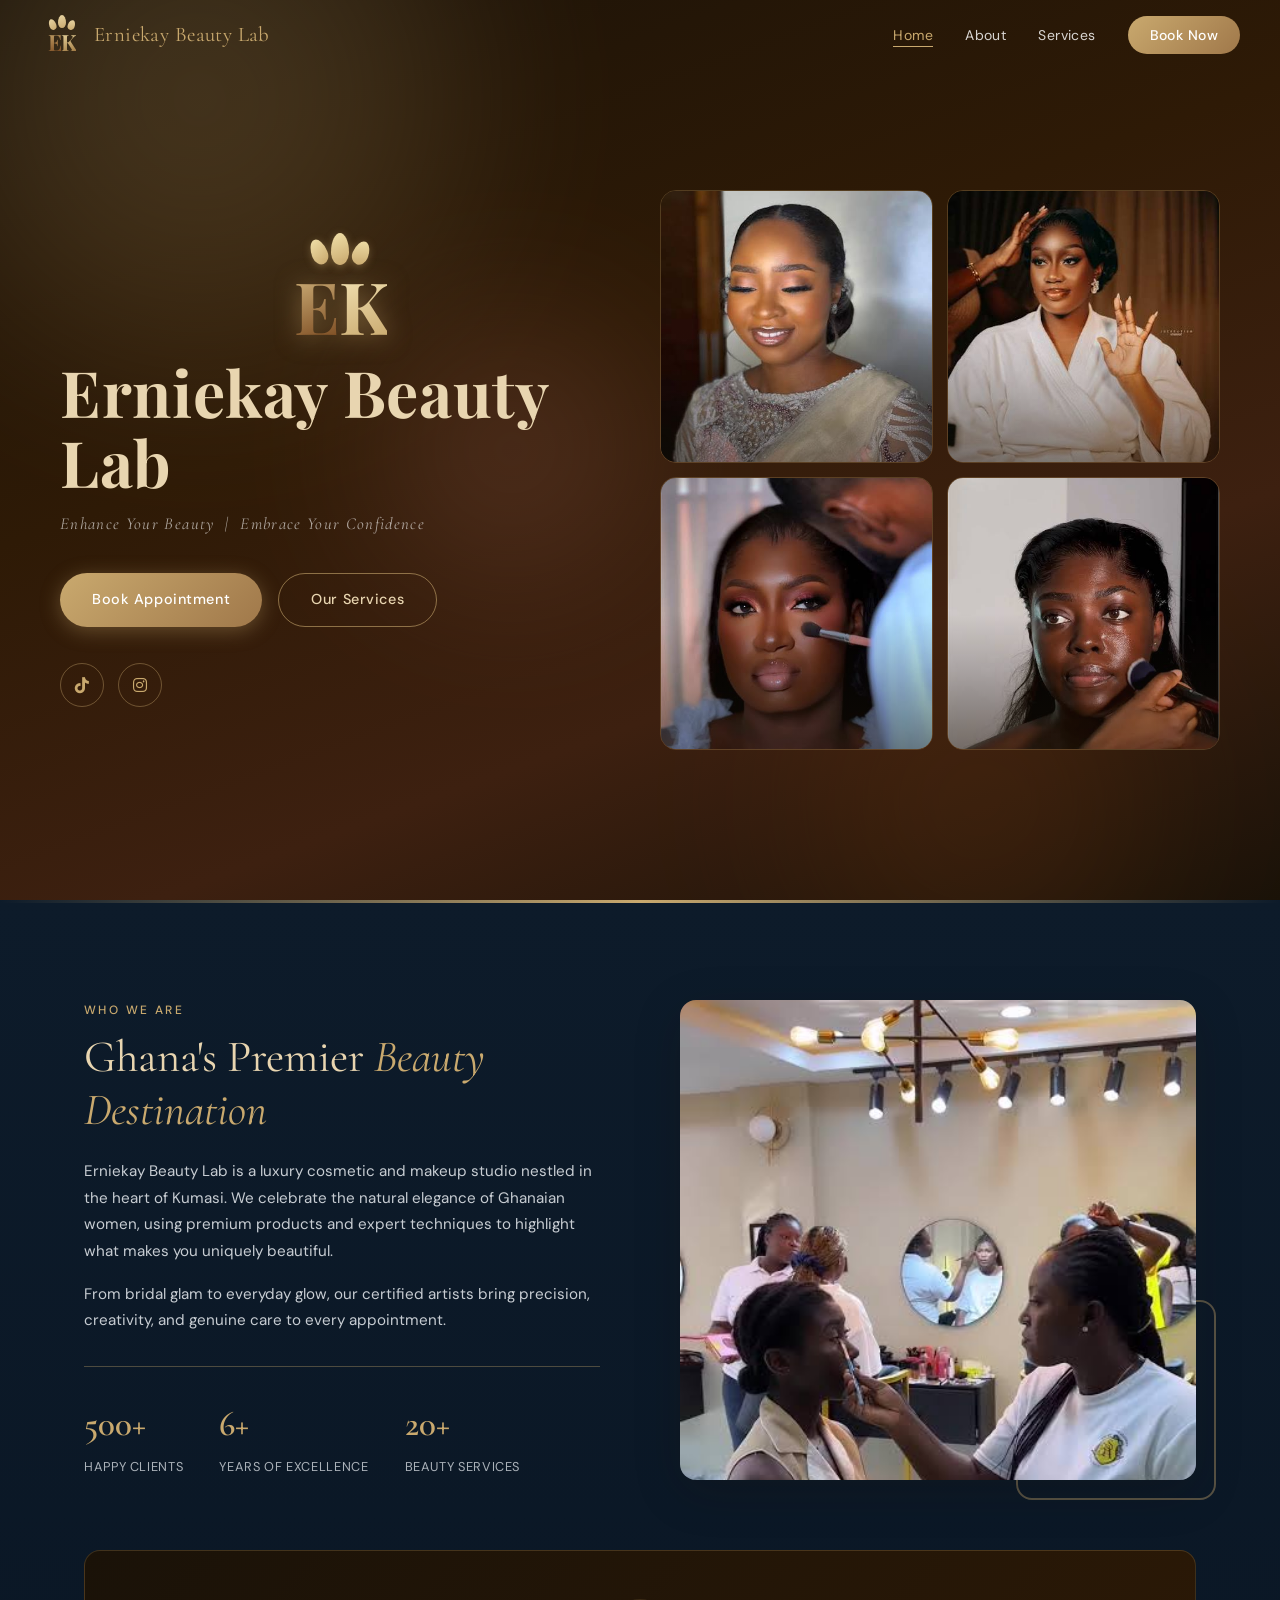
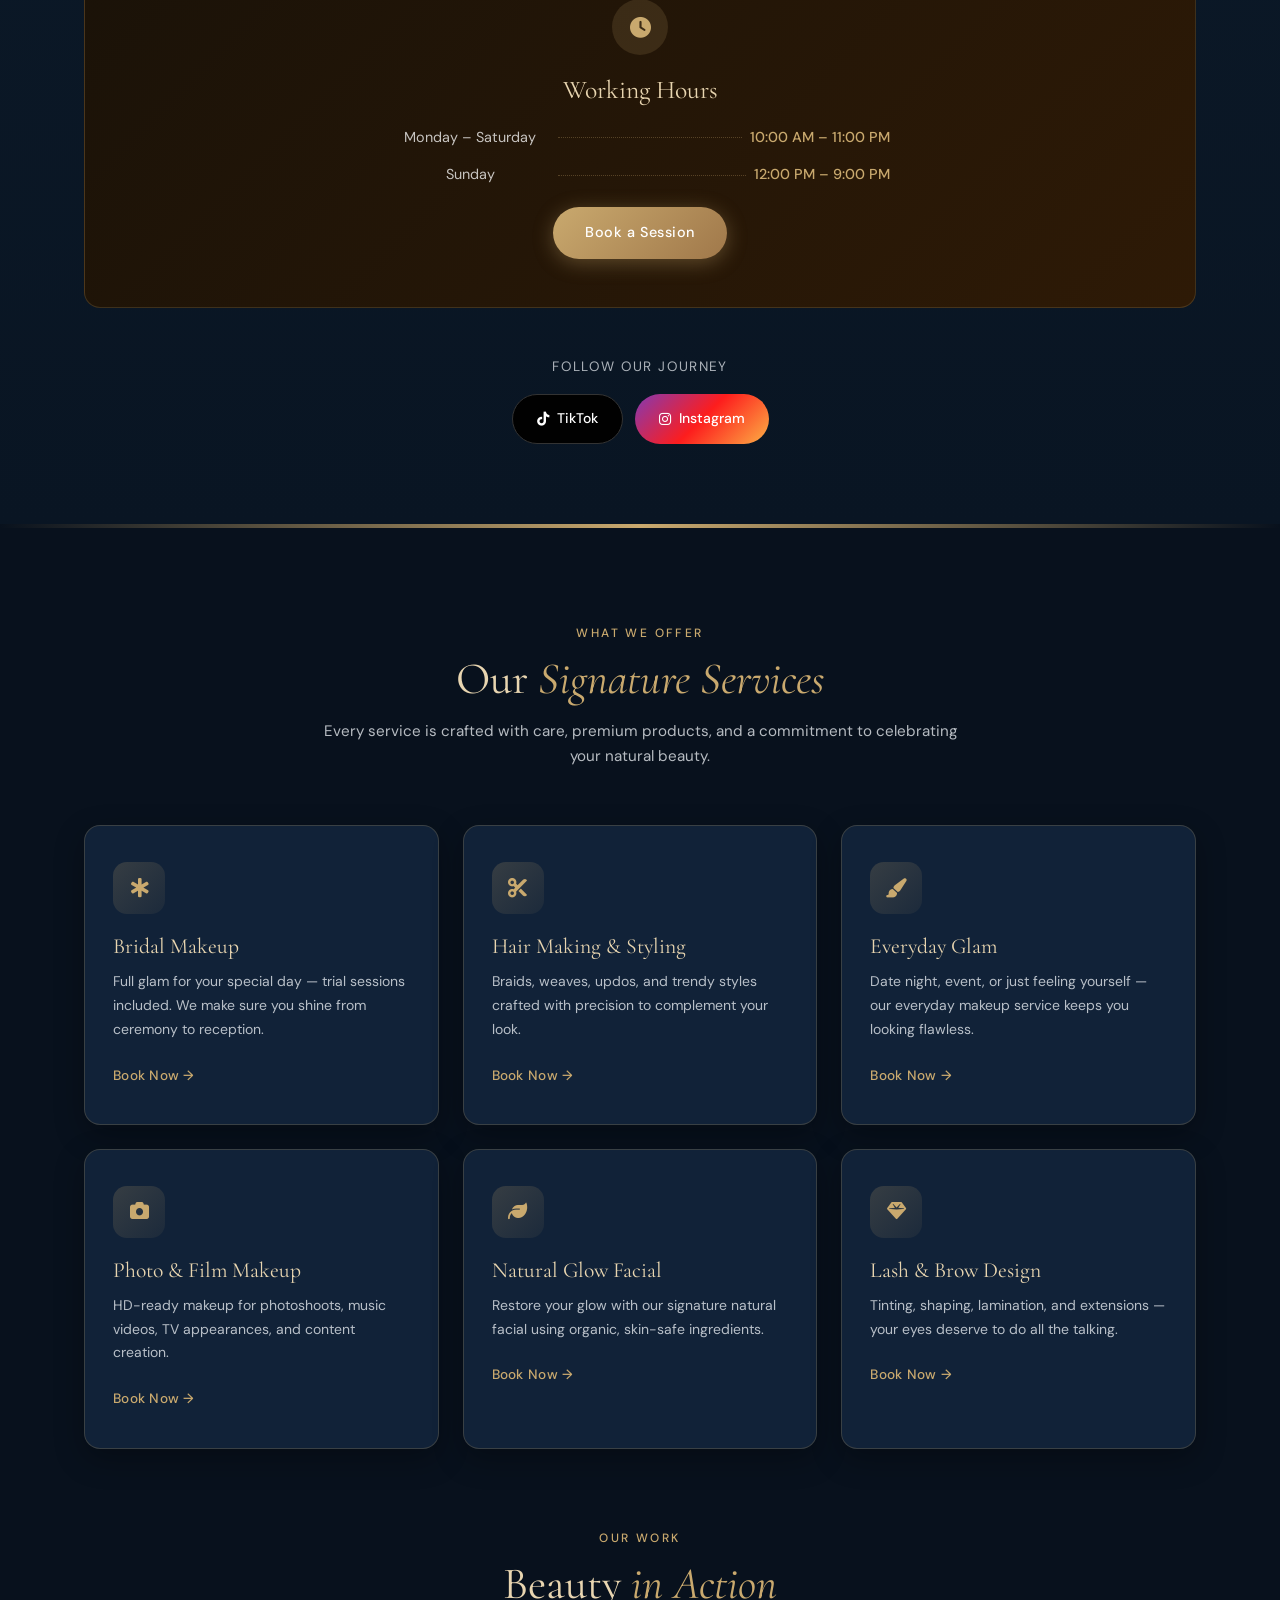
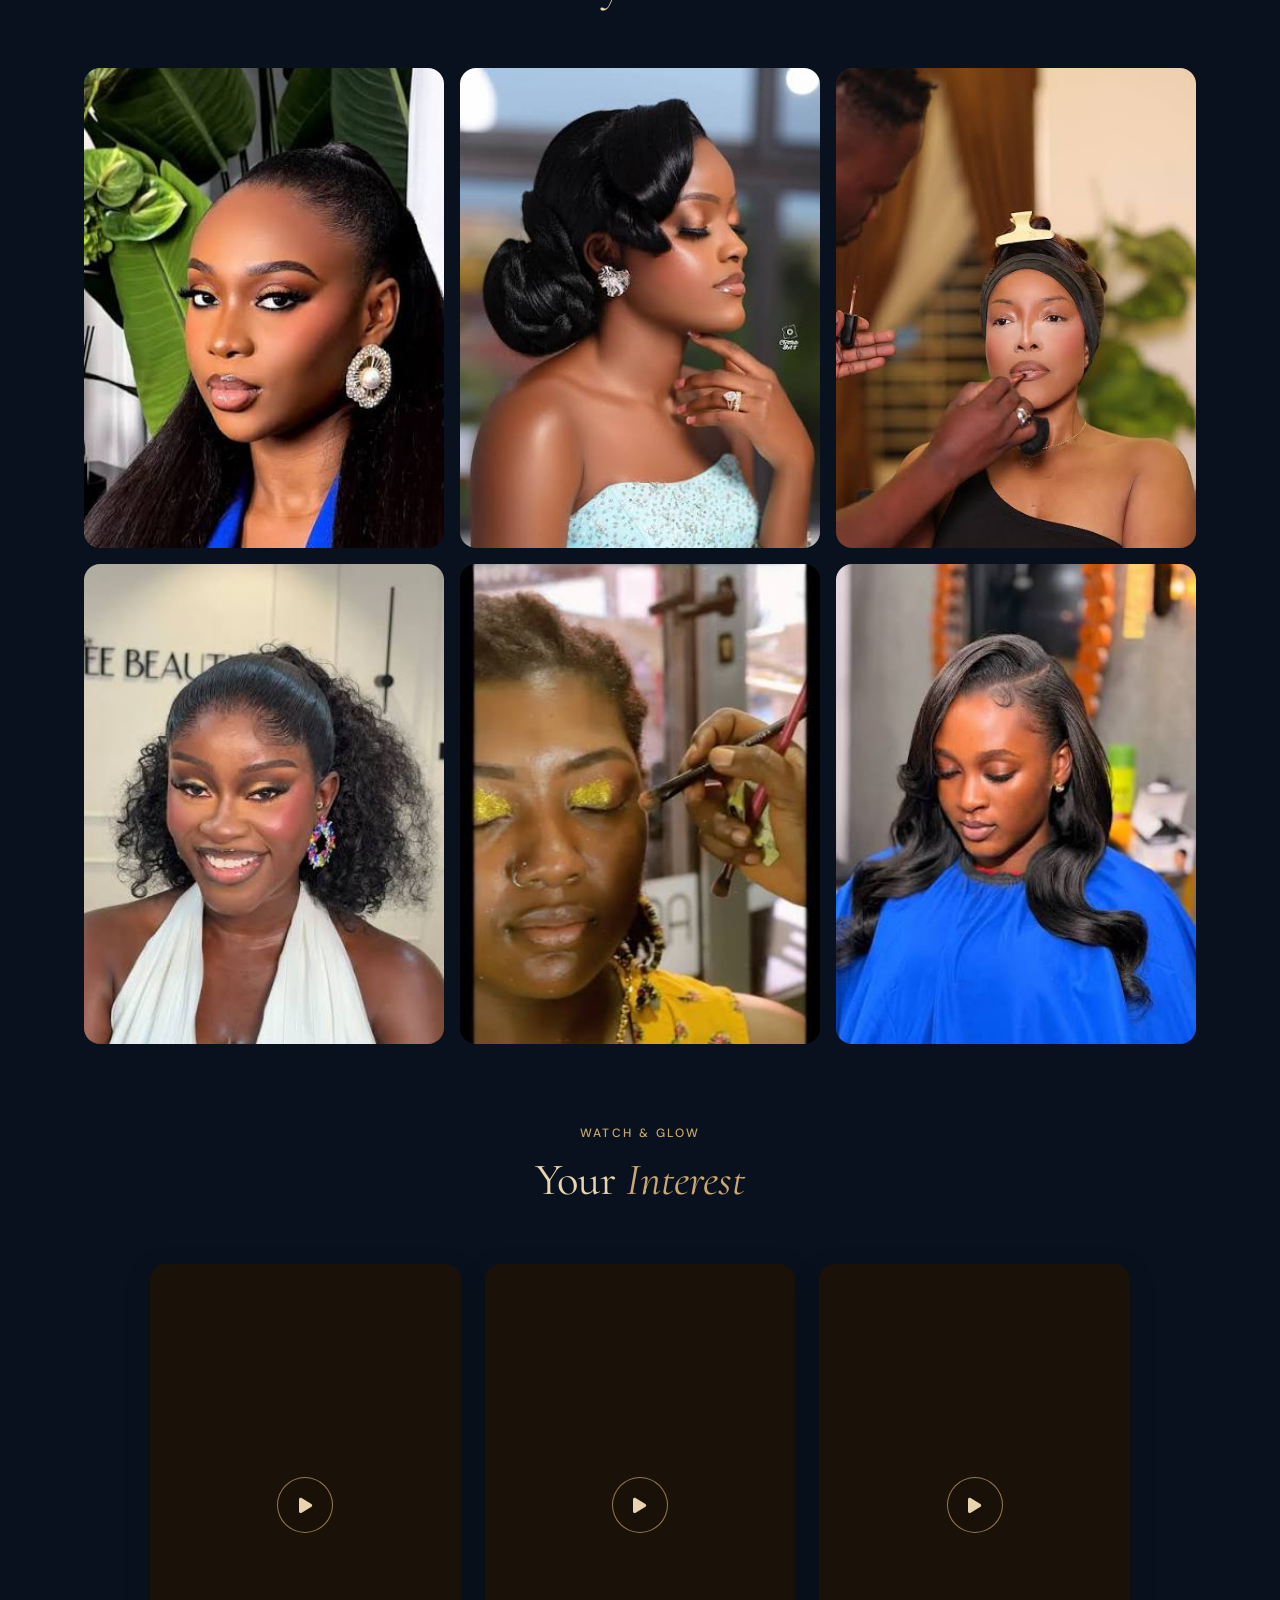
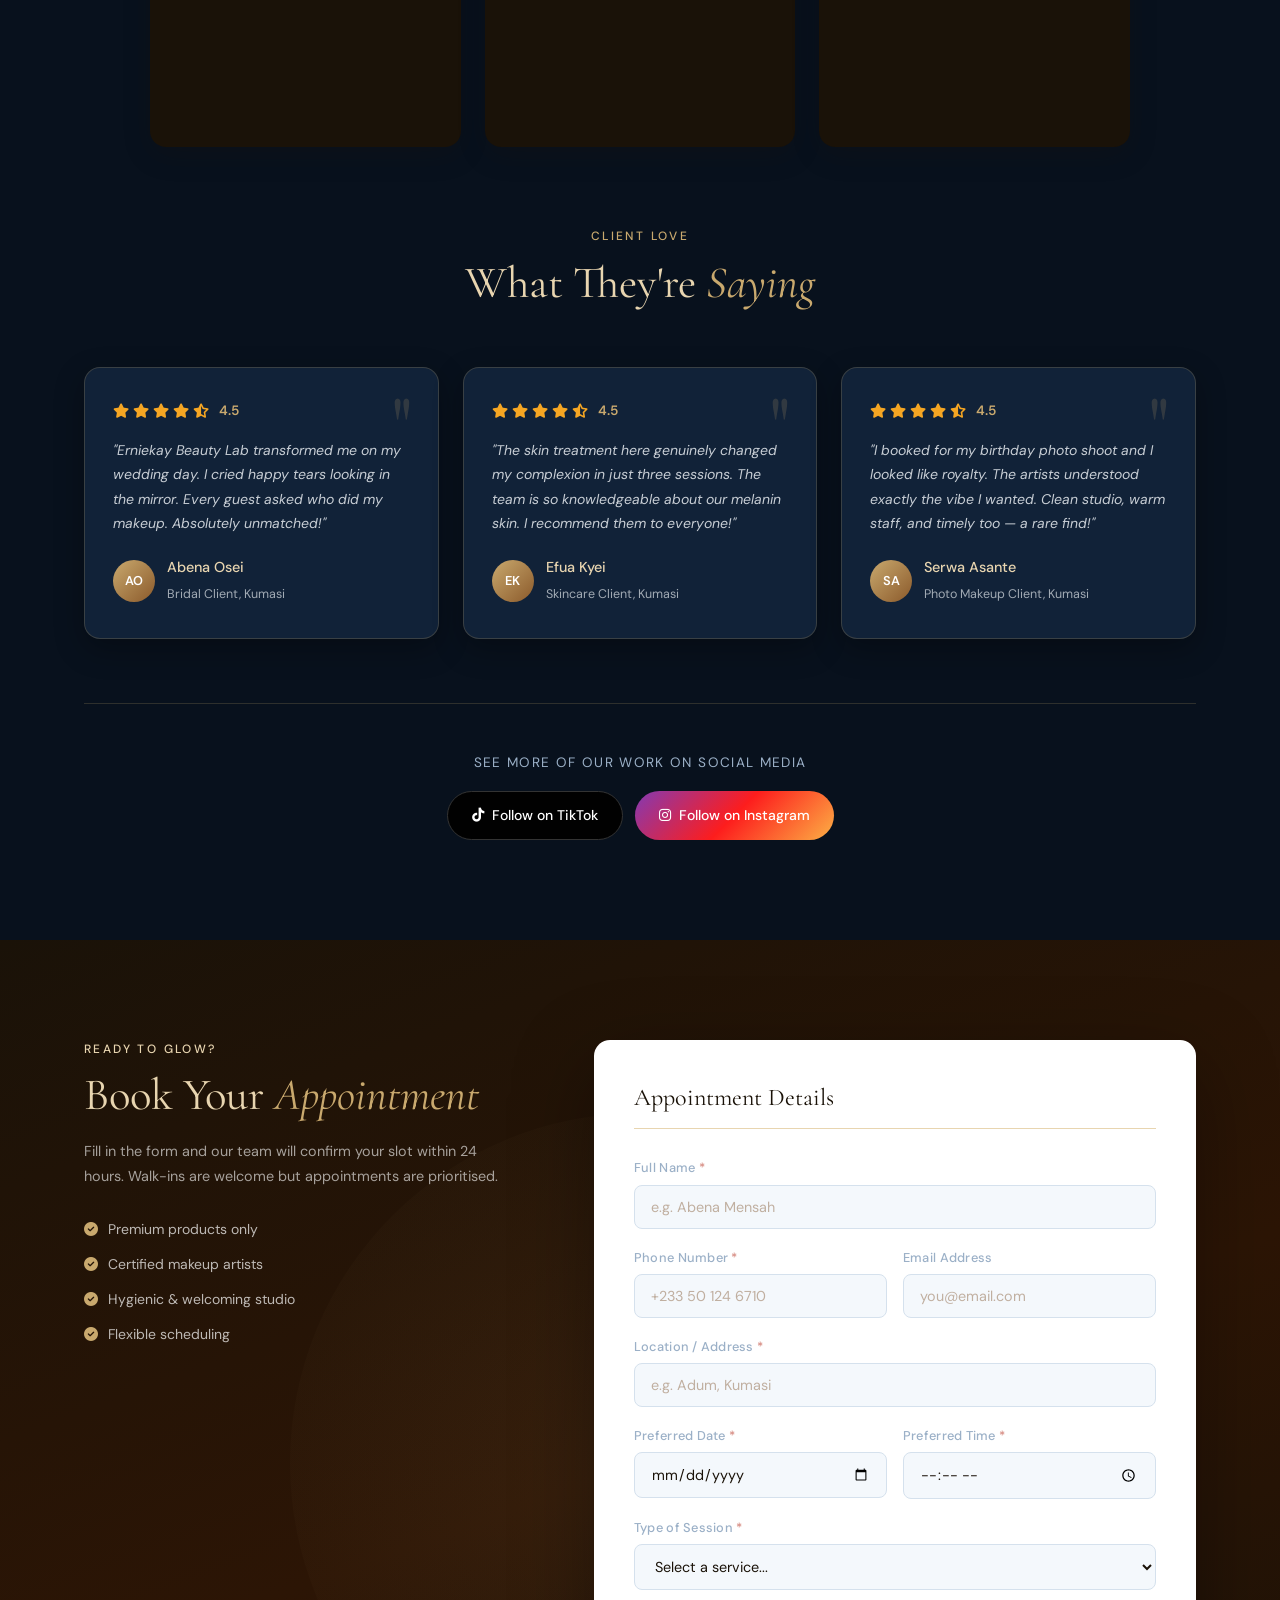
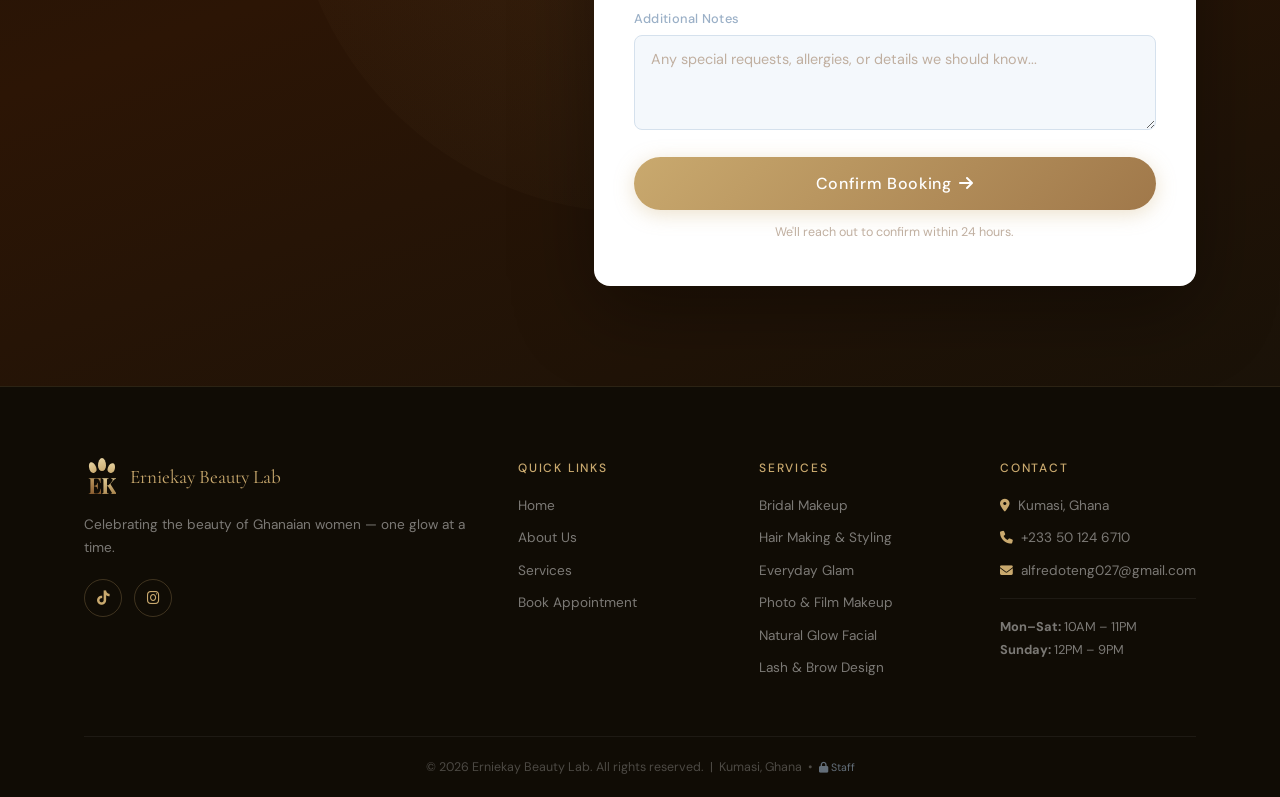
<file: index.html>
<!DOCTYPE html>
<html lang="en">
<head>
  <meta charset="UTF-8" />
  <meta name="viewport" content="width=device-width, initial-scale=1.0"/>
  <title>Erniekay Beauty Lab – Kumasi, Ghana</title>
  <link rel="stylesheet" href="style.css?v=2.0"/>
  <link href="https://fonts.googleapis.com/css2?family=Cormorant+Garamond:ital,wght@0,300;0,400;0,600;1,300;1,400&family=DM+Sans:wght@300;400;500&family=Playfair+Display:ital,wght@0,700;1,600&display=swap" rel="stylesheet"/>
  <link rel="stylesheet" href="https://cdnjs.cloudflare.com/ajax/libs/font-awesome/6.5.0/css/all.min.css"/>
</head>
<body>

<!-- ===== NAV ===== -->
<nav class="navbar" id="navbar">
  <div class="nav-logo">
    <div class="logo-mark">
      <div class="pb-logo-sm">
        <div class="pb-leaves-sm">
          <span class="leaf-sm l1"></span>
          <span class="leaf-sm l2"></span>
          <span class="leaf-sm l3"></span>
        </div>
        <div class="pb-letters-sm">
          <span class="pb-p">E</span><span class="pb-b">K</span>
        </div>
      </div>
    </div>
    <span>Erniekay Beauty Lab</span>
  </div>
  <ul class="nav-links">
    <li><a href="#home" class="nav-link active">Home</a></li>
    <li><a href="#about" class="nav-link">About</a></li>
    <li><a href="#services" class="nav-link">Services</a></li>
    <li><a href="#booking" class="nav-link nav-cta">Book Now</a></li>
  </ul>
  <button class="hamburger" id="hamburger" aria-label="Menu">
    <span></span><span></span><span></span>
  </button>
</nav>

<!-- ===== HOME ===== -->
<section class="hero" id="home">
  <div class="hero-bg-shapes">
    <div class="shape shape1"></div>
    <div class="shape shape2"></div>
    <div class="shape shape3"></div>
  </div>
  <div class="hero-content">
    <div class="hero-logo-block">
      <div class="hero-logo-mark">
        <div class="pb-logo-lg">
          <div class="pb-leaves-lg">
            <span class="leaf-lg l1"></span>
            <span class="leaf-lg l2"></span>
            <span class="leaf-lg l3"></span>
          </div>
          <div class="pb-letters-lg">
            <span class="pb-p-lg">E</span><span class="pb-b-lg">K</span>
          </div>
        </div>
      </div>
      <h1 class="hero-title">Erniekay Beauty Lab</h1>
      <p class="hero-tagline">Enhance Your Beauty &nbsp;|&nbsp; Embrace Your Confidence</p>
    </div>
    <div class="hero-actions">
      <a href="#booking" class="btn-primary">Book Appointment</a>
      <a href="#services" class="btn-outline">Our Services</a>
    </div>
    <div class="hero-social">
      <a href="https://www.tiktok.com/@erniekay_splendor" target="_blank" class="social-icon" aria-label="TikTok"><i class="fab fa-tiktok"></i></a>
      <a href="https://www.instagram.com/erniekay_splendor/" target="_blank" class="social-icon" aria-label="Instagram"><i class="fab fa-instagram"></i></a>
    </div>
  </div>

  <!-- Women Gallery Strip -->
  <div class="hero-gallery">
    <div class="gallery-item g1">
      <img src="images/hero1.jpg" alt="Erniekay Beauty Lab bridal client"/>
      <div class="gallery-glow"></div>
    </div>
    <div class="gallery-item g2">
      <img src="images/hero4.jpg" alt="Erniekay Beauty Lab glam client"/>
      <div class="gallery-glow"></div>
    </div>
    <div class="gallery-item g3">
      <img src="images/hero2.jpg" alt="Erniekay Beauty Lab makeup application"/>
      <div class="gallery-glow"></div>
    </div>
    <div class="gallery-item g4">
      <img src="images/hero3.jpg" alt="Erniekay Beauty Lab client glow"/>
      <div class="gallery-glow"></div>
    </div>
  </div>
</section>

<!-- ===== ABOUT INTRO STRIP ===== -->
<section class="about-strip" id="about">
  <div class="container">
    <div class="about-grid">
      <div class="about-text">
        <span class="eyebrow">Who We Are</span>
        <h2>Ghana's Premier <em>Beauty Destination</em></h2>
        <p>Erniekay Beauty Lab is a luxury cosmetic and makeup studio nestled in the heart of Kumasi. We celebrate the natural elegance of Ghanaian women, using premium products and expert techniques to highlight what makes you uniquely beautiful.</p>
        <p>From bridal glam to everyday glow, our certified artists bring precision, creativity, and genuine care to every appointment.</p>
        <div class="about-stats">
          <div class="stat"><span class="stat-num">500+</span><span class="stat-label">Happy Clients</span></div>
          <div class="stat"><span class="stat-num">6+</span><span class="stat-label">Years of Excellence</span></div>
          <div class="stat"><span class="stat-num">20+</span><span class="stat-label">Beauty Services</span></div>
        </div>
      </div>
      <div class="about-image-col">
        <div class="about-img-wrap">
          <img src="images/about-studio.jpg" alt="Erniekay Beauty Lab Studio"/>
          <div class="about-img-accent"></div>
        </div>
      </div>
    </div>

    <!-- Working Hours -->
    <div class="hours-card">
      <div class="hours-icon"><i class="fas fa-clock"></i></div>
      <h3>Working Hours</h3>
      <div class="hours-grid">
        <div class="hours-row">
          <span class="day">Monday – Saturday</span>
          <span class="dots"></span>
          <span class="time">10:00 AM – 11:00 PM</span>
        </div>
        <div class="hours-row">
          <span class="day">Sunday</span>
          <span class="dots"></span>
          <span class="time">12:00 PM – 9:00 PM</span>
        </div>
      </div>
      <a href="#booking" class="btn-primary">Book a Session</a>
    </div>

    <!-- Social Media About -->
    <div class="social-about">
      <p>Follow our journey</p>
      <div class="social-links-about">
        <a href="https://www.tiktok.com/@erniekay_splendor" target="_blank" class="social-pill tiktok">
          <i class="fab fa-tiktok"></i> TikTok
        </a>
        <a href="https://www.instagram.com/erniekay_splendor/" target="_blank" class="social-pill instagram">
          <i class="fab fa-instagram"></i> Instagram
        </a>
      </div>
    </div>
  </div>
</section>

<!-- ===== SERVICES ===== -->
<section class="services-section" id="services">
  <div class="container">
    <div class="section-header">
      <span class="eyebrow">What We Offer</span>
      <h2>Our <em>Signature Services</em></h2>
      <p>Every service is crafted with care, premium products, and a commitment to celebrating your natural beauty.</p>
    </div>

    <div class="services-grid">
      <div class="service-card">
        <div class="service-icon"><i class="fas fa-star-of-life"></i></div>
        <h3>Bridal Makeup</h3>
        <p>Full glam for your special day — trial sessions included. We make sure you shine from ceremony to reception.</p>
        <a href="#booking" class="service-link">Book Now →</a>
      </div>
      <div class="service-card">
        <div class="service-icon"><i class="fas fa-cut"></i></div>
        <h3>Hair Making & Styling</h3>
        <p>Braids, weaves, updos, and trendy styles crafted with precision to complement your look.</p>
        <a href="#booking" class="service-link">Book Now →</a>
      </div>
      <div class="service-card">
        <div class="service-icon"><i class="fas fa-paint-brush"></i></div>
        <h3>Everyday Glam</h3>
        <p>Date night, event, or just feeling yourself — our everyday makeup service keeps you looking flawless.</p>
        <a href="#booking" class="service-link">Book Now →</a>
      </div>
      <div class="service-card">
        <div class="service-icon"><i class="fas fa-camera"></i></div>
        <h3>Photo & Film Makeup</h3>
        <p>HD-ready makeup for photoshoots, music videos, TV appearances, and content creation.</p>
        <a href="#booking" class="service-link">Book Now →</a>
      </div>
      <div class="service-card">
        <div class="service-icon"><i class="fas fa-leaf"></i></div>
        <h3>Natural Glow Facial</h3>
        <p>Restore your glow with our signature natural facial using organic, skin-safe ingredients.</p>
        <a href="#booking" class="service-link">Book Now →</a>
      </div>
      <div class="service-card">
        <div class="service-icon"><i class="fas fa-gem"></i></div>
        <h3>Lash & Brow Design</h3>
        <p>Tinting, shaping, lamination, and extensions — your eyes deserve to do all the talking.</p>
        <a href="#booking" class="service-link">Book Now →</a>
      </div>
    </div>

    <!-- Gallery -->
    <div class="section-header" style="margin-top:80px">
      <span class="eyebrow">Our Work</span>
      <h2>Beauty <em>in Action</em></h2>
    </div>
    <div class="gallery-grid">
      <div class="gallery-card">
        <img src="images/gallery1.jpg" alt="Glam makeup client"/>
        <div class="gallery-overlay"><span>Evening Glam</span></div>
      </div>
      <div class="gallery-card">
        <img src="images/gallery2.jpg" alt="Bridal updo client"/>
        <div class="gallery-overlay"><span>Bridal Glam</span></div>
      </div>
      <div class="gallery-card">
        <img src="images/gallery3.jpg" alt="Makeup application session"/>
        <div class="gallery-overlay"><span>Makeup Session</span></div>
      </div>
      <div class="gallery-card">
        <img src="images/gallery4.jpg" alt="Smiling glam client"/>
        <div class="gallery-overlay"><span>Natural Beauty</span></div>
      </div>
      <div class="gallery-card">
        <img src="images/gallery5.jpg" alt="Eyeshadow application"/>
        <div class="gallery-overlay"><span>Eye Glam</span></div>
      </div>
      <div class="gallery-card">
        <img src="images/gallery6.jpg" alt="Salon styling client"/>
        <div class="gallery-overlay"><span>Hair & Glow</span></div>
      </div>
    </div>

    <!-- Video Gallery -->
    <div class="section-header" style="margin-top:80px">
      <span class="eyebrow">Watch & Glow</span>
      <h2>Your <em>Interest</em></h2>
    </div>
    <div class="video-gallery-grid">
      <div class="gallery-card gallery-video-card">
        <video src="videos/video1.mp4" muted loop playsinline preload="metadata"></video>
        <div class="play-button"><i class="fas fa-play"></i></div>
        <div class="gallery-overlay"><span>Behind the Scenes</span></div>
      </div>
      <div class="gallery-card gallery-video-card">
        <video src="videos/video2.mp4" muted loop playsinline preload="metadata"></video>
        <div class="play-button"><i class="fas fa-play"></i></div>
        <div class="gallery-overlay"><span>Glam Transformation</span></div>
      </div>
      <div class="gallery-card gallery-video-card">
        <video src="videos/video3.mp4" muted loop playsinline preload="metadata"></video>
        <div class="play-button"><i class="fas fa-play"></i></div>
        <div class="gallery-overlay"><span>Client Glow Up</span></div>
      </div>
    </div>


    <!-- Reviews -->
    <div class="section-header" style="margin-top:80px">
      <span class="eyebrow">Client Love</span>
      <h2>What They're <em>Saying</em></h2>
    </div>
    <div class="reviews-grid">
      <div class="review-card">
        <div class="review-stars">
          <i class="fas fa-star"></i><i class="fas fa-star"></i><i class="fas fa-star"></i><i class="fas fa-star"></i><i class="fas fa-star-half-alt"></i>
          <span class="rating-num">4.5</span>
        </div>
        <p class="review-text">"Erniekay Beauty Lab transformed me on my wedding day. I cried happy tears looking in the mirror. Every guest asked who did my makeup. Absolutely unmatched!"</p>
        <div class="reviewer">
          <div class="reviewer-avatar">AO</div>
          <div>
            <strong>Abena Osei</strong>
            <span>Bridal Client, Kumasi</span>
          </div>
        </div>
      </div>
      <div class="review-card">
        <div class="review-stars">
          <i class="fas fa-star"></i><i class="fas fa-star"></i><i class="fas fa-star"></i><i class="fas fa-star"></i><i class="fas fa-star-half-alt"></i>
          <span class="rating-num">4.5</span>
        </div>
        <p class="review-text">"The skin treatment here genuinely changed my complexion in just three sessions. The team is so knowledgeable about our melanin skin. I recommend them to everyone!"</p>
        <div class="reviewer">
          <div class="reviewer-avatar">EK</div>
          <div>
            <strong>Efua Kyei</strong>
            <span>Skincare Client, Kumasi</span>
          </div>
        </div>
      </div>
      <div class="review-card">
        <div class="review-stars">
          <i class="fas fa-star"></i><i class="fas fa-star"></i><i class="fas fa-star"></i><i class="fas fa-star"></i><i class="fas fa-star-half-alt"></i>
          <span class="rating-num">4.5</span>
        </div>
        <p class="review-text">"I booked for my birthday photo shoot and I looked like royalty. The artists understood exactly the vibe I wanted. Clean studio, warm staff, and timely too — a rare find!"</p>
        <div class="reviewer">
          <div class="reviewer-avatar">SA</div>
          <div>
            <strong>Serwa Asante</strong>
            <span>Photo Makeup Client, Kumasi</span>
          </div>
        </div>
      </div>
    </div>

    <!-- Social CTA in services -->
    <div class="services-social-cta">
      <p>See more of our work on social media</p>
      <div class="social-links-about">
        <a href="https://www.tiktok.com/@erniekay_splendor" target="_blank" class="social-pill tiktok">
          <i class="fab fa-tiktok"></i> Follow on TikTok
        </a>
        <a href="https://www.instagram.com/erniekay_splendor/" target="_blank" class="social-pill instagram">
          <i class="fab fa-instagram"></i> Follow on Instagram
        </a>
      </div>
    </div>
  </div>
</section>

<!-- ===== BOOKING ===== -->
<section class="booking-section" id="booking">
  <div class="container">
    <div class="booking-wrap">
      <div class="booking-info">
        <span class="eyebrow light">Ready to Glow?</span>
        <h2>Book Your <em>Appointment</em></h2>
        <p>Fill in the form and our team will confirm your slot within 24 hours. Walk-ins are welcome but appointments are prioritised.</p>
        <ul class="booking-perks">
          <li><i class="fas fa-check-circle"></i> Premium products only</li>
          <li><i class="fas fa-check-circle"></i> Certified makeup artists</li>
          <li><i class="fas fa-check-circle"></i> Hygienic & welcoming studio</li>
          <li><i class="fas fa-check-circle"></i> Flexible scheduling</li>
        </ul>
      </div>
      <form class="booking-form" id="bookingForm">
        <h3>Appointment Details</h3>

        <div class="form-group">
          <label for="fullName">Full Name <span class="req">*</span></label>
          <input type="text" id="fullName" name="fullName" placeholder="e.g. Abena Mensah" required/>
        </div>

        <div class="form-row">
          <div class="form-group">
            <label for="phone">Phone Number <span class="req">*</span></label>
            <input type="tel" id="phone" name="phone" placeholder="+233 50 124 6710" required/>
          </div>
          <div class="form-group">
            <label for="email">Email Address</label>
            <input type="email" id="email" name="email" placeholder="you@email.com"/>
          </div>
        </div>

        <div class="form-group">
          <label for="address">Location / Address <span class="req">*</span></label>
          <input type="text" id="address" name="address" placeholder="e.g. Adum, Kumasi" required/>
        </div>

        <div class="form-row">
          <div class="form-group">
            <label for="date">Preferred Date <span class="req">*</span></label>
            <input type="date" id="date" name="date" required/>
          </div>
          <div class="form-group">
            <label for="time">Preferred Time <span class="req">*</span></label>
            <input type="time" id="time" name="time" required/>
          </div>
        </div>

        <div class="form-group">
          <label for="session">Type of Session <span class="req">*</span></label>
          <select id="session" name="session" required>
            <option value="" disabled selected>Select a service...</option>
            <option value="bridal">Bridal Makeup</option>
            <option value="hair">Hair Making & Styling</option>
            <option value="everyday">Everyday Glam</option>
            <option value="photo">Photo & Film Makeup</option>
            <option value="natural">Natural Glow Facial</option>
            <option value="lash">Lash & Brow Design</option>
            <option value="other">Other / Consultation</option>
          </select>
        </div>

        <div class="form-group">
          <label for="notes">Additional Notes</label>
          <textarea id="notes" name="notes" rows="3" placeholder="Any special requests, allergies, or details we should know..."></textarea>
        </div>

        <button type="submit" class="btn-primary full-width">Confirm Booking <i class="fas fa-arrow-right"></i></button>
        <p class="form-note">We'll reach out to confirm within 24 hours.</p>
      </form>
    </div>
  </div>
</section>

<!-- ===== SUCCESS MODAL ===== -->
<div class="modal-overlay" id="modalOverlay">
  <div class="modal">
    <div class="modal-icon"><i class="fas fa-check-circle" style="color: #C9A96E;"></i></div>
    <h3>You're Booked!</h3>
    <p id="modalBookingMsg">Thank you for choosing Erniekay Beauty Lab. We have received your booking request and sent an instant notification to our team.</p>
    <div id="modalBookingDetails" style="background: rgba(201,169,110,0.1); border: 1px solid rgba(201,169,110,0.3); border-radius: 8px; padding: 12px; margin: 16px 0; font-size: 0.88rem; text-align: left; display: none;"></div>
    <div style="display: flex; gap: 10px; justify-content: center; flex-wrap: wrap; margin-top: 18px;">
      <a id="modalWhatsAppBtn" href="#" target="_blank" class="btn-primary" style="background: #25D366; box-shadow: 0 4px 16px rgba(37,211,102,0.35);">
        <i class="fab fa-whatsapp"></i> Chat on WhatsApp
      </a>
      <button class="btn-outline" onclick="closeModal()" style="border-color: #A0784A; color: var(--dark);">Close</button>
    </div>
  </div>
</div>

<!-- ===== FOOTER ===== -->
<footer class="footer">
  <div class="container">
    <div class="footer-grid">
      <div class="footer-brand">
        <div class="footer-logo">
          <div class="pb-logo-sm pb-logo-footer">
            <div class="pb-leaves-sm">
              <span class="leaf-sm l1"></span>
              <span class="leaf-sm l2"></span>
              <span class="leaf-sm l3"></span>
            </div>
            <div class="pb-letters-sm">
              <span class="pb-p">E</span><span class="pb-b">K</span>
            </div>
          </div>
          <span>Erniekay Beauty Lab</span>
        </div>
        <p>Celebrating the beauty of Ghanaian women — one glow at a time.</p>
        <div class="footer-social">
          <a href="https://www.tiktok.com/@erniekay_splendor" target="_blank" aria-label="TikTok"><i class="fab fa-tiktok"></i></a>
          <a href="https://www.instagram.com/erniekay_splendor/" target="_blank" aria-label="Instagram"><i class="fab fa-instagram"></i></a>
        </div>
      </div>
      <div class="footer-col">
        <h4>Quick Links</h4>
        <ul>
          <li><a href="#home">Home</a></li>
          <li><a href="#about">About Us</a></li>
          <li><a href="#services">Services</a></li>
          <li><a href="#booking">Book Appointment</a></li>
        </ul>
      </div>
      <div class="footer-col">
        <h4>Services</h4>
        <ul>
          <li>Bridal Makeup</li>
          <li>Hair Making & Styling</li>
          <li>Everyday Glam</li>
          <li>Photo & Film Makeup</li>
          <li>Natural Glow Facial</li>
          <li>Lash & Brow Design</li>
        </ul>
      </div>
      <div class="footer-col">
        <h4>Contact</h4>
        <ul>
          <li><i class="fas fa-map-marker-alt"></i> Kumasi, Ghana</li>
          <li><i class="fas fa-phone"></i> +233 50 124 6710</li>
          <li><i class="fas fa-envelope"></i> alfredoteng027@gmail.com</li>
        </ul>
        <div class="footer-hours">
          <p><strong>Mon–Sat:</strong> 10AM – 11PM</p>
          <p><strong>Sunday:</strong> 12PM – 9PM</p>
        </div>
      </div>
    </div>
    <div class="footer-bottom">
      <p>
        &copy; <span id="currentYear">2026</span> Erniekay Beauty Lab. All rights reserved. &nbsp;|&nbsp; Kumasi, Ghana
        &nbsp;&bull;&nbsp; <a href="admin.html" title="Staff Portal" style="color: #9BB0C7; opacity: 0.6; transition: opacity 0.2s; font-size: 0.85em;"><i class="fas fa-lock"></i> Staff</a>
      </p>
    </div>
  </div>
</footer>

<script src="script.js?v=2.2"></script>
</body>
</html>
</file>
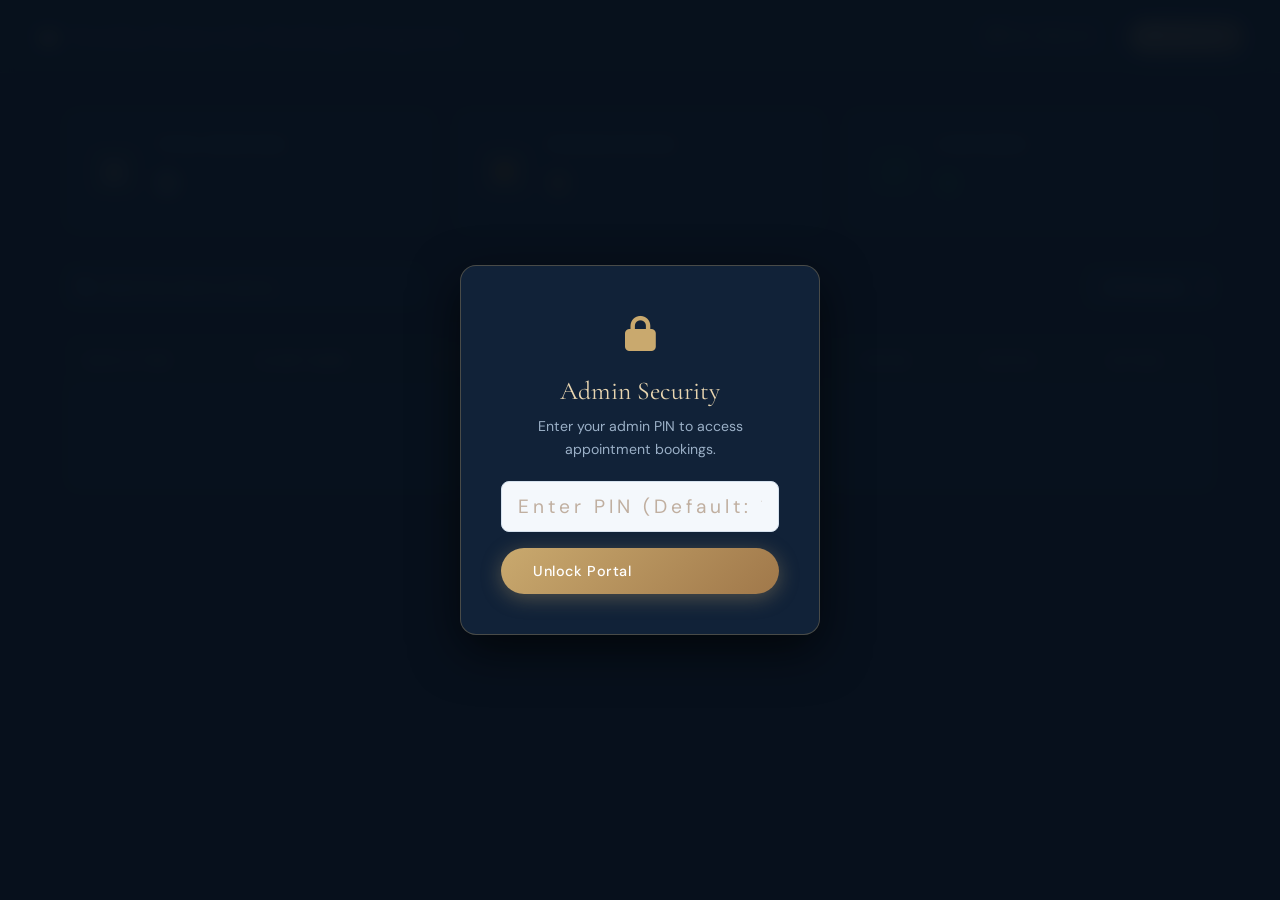
<file: admin.html>
<!DOCTYPE html>
<html lang="en">
<head>
  <meta charset="UTF-8"/>
  <meta name="viewport" content="width=device-width, initial-scale=1.0"/>
  <title>Admin Portal – Erniekay Beauty Lab</title>
  <link rel="stylesheet" href="style.css?v=2.0"/>
  <link href="https://fonts.googleapis.com/css2?family=Cormorant+Garamond:wght@400;600&family=DM+Sans:wght@300;400;500;700&display=swap" rel="stylesheet"/>
  <link rel="stylesheet" href="https://cdnjs.cloudflare.com/ajax/libs/font-awesome/6.5.0/css/all.min.css"/>
  <style>
    body {
      background: #08111D;
      color: #F0F4F8;
      min-height: 100vh;
      font-family: var(--ff-body);
    }
    .admin-nav {
      background: #0B192C;
      border-bottom: 1px solid rgba(201,169,110,0.25);
      padding: 16px 36px;
      display: flex;
      justify-content: space-between;
      align-items: center;
    }
    .admin-title {
      display: flex;
      align-items: center;
      gap: 12px;
      font-family: var(--ff-heading);
      font-size: 1.4rem;
      color: var(--gold);
    }
    .admin-container {
      max-width: 1200px;
      margin: 36px auto;
      padding: 0 24px;
    }
    .stats-row {
      display: grid;
      grid-template-columns: repeat(auto-fit, minmax(220px, 1fr));
      gap: 20px;
      margin-bottom: 32px;
    }
    .stat-card {
      background: #112238;
      border: 1px solid rgba(201,169,110,0.22);
      border-radius: 12px;
      padding: 24px;
      display: flex;
      align-items: center;
      gap: 18px;
    }
    .stat-card-icon {
      width: 50px; height: 50px;
      border-radius: 10px;
      background: rgba(201,169,110,0.15);
      color: var(--gold);
      display: flex;
      align-items: center;
      justify-content: center;
      font-size: 1.3rem;
    }
    .stat-card h4 {
      font-size: 0.82rem;
      text-transform: uppercase;
      letter-spacing: 0.08em;
      color: #9BB0C7;
      margin-bottom: 4px;
    }
    .stat-card .val {
      font-size: 1.8rem;
      font-weight: 700;
      color: var(--gold-light);
    }
    .controls-row {
      display: flex;
      justify-content: space-between;
      align-items: center;
      gap: 16px;
      margin-bottom: 24px;
      flex-wrap: wrap;
    }
    .search-box {
      position: relative;
      flex: 1;
      max-width: 360px;
    }
    .search-box input {
      padding-left: 38px;
      background: #112238;
      border: 1px solid rgba(201,169,110,0.3);
      color: #fff;
    }
    .search-box i {
      position: absolute;
      top: 50%;
      left: 14px;
      transform: translateY(-50%);
      color: #9BB0C7;
    }
    .table-wrap {
      background: #112238;
      border: 1px solid rgba(201,169,110,0.22);
      border-radius: 12px;
      overflow-x: auto;
      box-shadow: 0 12px 40px rgba(0,0,0,0.4);
    }
    table {
      width: 100%;
      border-collapse: collapse;
      text-align: left;
    }
    th {
      background: #0D1B2A;
      padding: 16px 20px;
      font-size: 0.8rem;
      text-transform: uppercase;
      letter-spacing: 0.06em;
      color: var(--gold);
      border-bottom: 1px solid rgba(201,169,110,0.2);
    }
    td {
      padding: 18px 20px;
      border-bottom: 1px solid rgba(255,255,255,0.06);
      font-size: 0.9rem;
      vertical-align: middle;
    }
    tr:hover td {
      background: rgba(201,169,110,0.04);
    }
    .status-badge {
      display: inline-block;
      padding: 4px 10px;
      border-radius: 20px;
      font-size: 0.75rem;
      font-weight: 600;
      text-transform: uppercase;
    }
    .status-pending { background: rgba(245,166,35,0.2); color: #F5A623; border: 1px solid #F5A623; }
    .status-confirmed { background: rgba(37,211,102,0.2); color: #25D366; border: 1px solid #25D366; }
    .btn-wa-sm {
      display: inline-flex;
      align-items: center;
      gap: 6px;
      background: #25D366;
      color: #fff;
      padding: 6px 14px;
      border-radius: 20px;
      font-size: 0.8rem;
      font-weight: 600;
      text-decoration: none;
      transition: opacity 0.2s;
    }
    .btn-wa-sm:hover { opacity: 0.9; }
    .pin-modal {
      position: fixed;
      inset: 0;
      background: rgba(8,17,29,0.96);
      backdrop-filter: blur(8px);
      display: flex;
      align-items: center;
      justify-content: center;
      z-index: 999;
    }
    .pin-card {
      background: #112238;
      border: 1px solid rgba(201,169,110,0.3);
      padding: 40px;
      border-radius: 16px;
      text-align: center;
      max-width: 360px;
      width: 90%;
      box-shadow: 0 16px 48px rgba(0,0,0,0.6);
    }
  </style>
</head>
<body>

  <!-- Security PIN Modal -->
  <div class="pin-modal" id="pinModal">
    <div class="pin-card">
      <div style="font-size: 2.2rem; color: var(--gold); margin-bottom: 12px;"><i class="fas fa-lock"></i></div>
      <h3 style="font-family: var(--ff-heading); font-size: 1.6rem; color: var(--gold-light); margin-bottom: 8px;">Admin Security</h3>
      <p style="color: #9BB0C7; font-size: 0.88rem; margin-bottom: 20px;">Enter your admin PIN to access appointment bookings.</p>
      <input type="password" id="pinInput" placeholder="Enter PIN (Default: 1234)" style="text-align: center; font-size: 1.2rem; letter-spacing: 4px; margin-bottom: 16px;"/>
      <button class="btn-primary" onclick="verifyPin()" style="width: 100%;">Unlock Portal</button>
      <p id="pinError" style="color: #D4847A; font-size: 0.8rem; margin-top: 10px; display: none;">Incorrect PIN. Try again.</p>
    </div>
  </div>

  <!-- Admin Navbar -->
  <header class="admin-nav">
    <div class="admin-title">
      <i class="fas fa-crown"></i>
      <span>Erniekay Beauty Lab &bull; Booking Management</span>
    </div>
    <div style="display: flex; gap: 12px; align-items: center;">
      <a href="index.html" class="btn-outline" style="padding: 8px 20px; font-size: 0.85rem;"><i class="fas fa-external-link-alt"></i> View Website</a>
      <button class="btn-primary" onclick="loadBookings()" style="padding: 8px 20px; font-size: 0.85rem;"><i class="fas fa-sync-alt"></i> Refresh</button>
    </div>
  </header>

  <div class="admin-container">

    <!-- Stats -->
    <div class="stats-row">
      <div class="stat-card">
        <div class="stat-card-icon"><i class="fas fa-calendar-check"></i></div>
        <div>
          <h4>Total Bookings</h4>
          <div class="val" id="totalCount">0</div>
        </div>
      </div>
      <div class="stat-card">
        <div class="stat-card-icon" style="color: #F5A623; background: rgba(245,166,35,0.15);"><i class="fas fa-clock"></i></div>
        <div>
          <h4>Pending Review</h4>
          <div class="val" id="pendingCount" style="color: #F5A623;">0</div>
        </div>
      </div>
      <div class="stat-card">
        <div class="stat-card-icon" style="color: #25D366; background: rgba(37,211,102,0.15);"><i class="fas fa-check-double"></i></div>
        <div>
          <h4>Confirmed</h4>
          <div class="val" id="confirmedCount" style="color: #25D366;">0</div>
        </div>
      </div>
    </div>

    <!-- Controls -->
    <div class="controls-row">
      <div class="search-box">
        <i class="fas fa-search"></i>
        <input type="text" id="searchInput" placeholder="Search by name or phone..." onkeyup="filterBookings()"/>
      </div>
      <div style="display: flex; gap: 8px;">
        <select id="statusFilter" onchange="filterBookings()" style="width: auto; padding: 10px 16px; background: #112238; border: 1px solid rgba(201,169,110,0.3); color: #fff;">
          <option value="all">All Statuses</option>
          <option value="pending">Pending</option>
          <option value="confirmed">Confirmed</option>
        </select>
      </div>
    </div>

    <!-- Bookings Table -->
    <div class="table-wrap">
      <table>
        <thead>
          <tr>
            <th>Date & Time</th>
            <th>Client Name</th>
            <th>Contact</th>
            <th>Location</th>
            <th>Service</th>
            <th>Notes</th>
            <th>Status</th>
            <th>Action</th>
          </tr>
        </thead>
        <tbody id="bookingsTableBody">
          <tr>
            <td colspan="8" style="text-align: center; color: #9BB0C7; padding: 40px;">
              <i class="fas fa-spinner fa-spin"></i> Loading bookings...
            </td>
          </tr>
        </tbody>
      </table>
    </div>

  </div>

  <script>
    const ADMIN_PIN = "1234"; // Default PIN, change anytime
    let allBookings = [];

    function verifyPin() {
      const entered = document.getElementById('pinInput').value.trim();
      if (entered === ADMIN_PIN) {
        document.getElementById('pinModal').style.display = 'none';
        sessionStorage.setItem('admin_unlocked', 'true');
        loadBookings();
      } else {
        document.getElementById('pinError').style.display = 'block';
      }
    }

    // Auto-unlock if session already valid
    if (sessionStorage.getItem('admin_unlocked') === 'true') {
      document.getElementById('pinModal').style.display = 'none';
      loadBookings();
    }

    async function loadBookings() {
      const tbody = document.getElementById('bookingsTableBody');
      try {
        const res = await fetch('/api/bookings');
        allBookings = await res.json();
        renderTable(allBookings);
        updateStats(allBookings);
      } catch (err) {
        tbody.innerHTML = `
          <tr>
            <td colspan="8" style="text-align: center; color: #9BB0C7; padding: 40px;">
              No bookings recorded yet. When a client submits the booking form, it will appear here!
            </td>
          </tr>
        `;
      }
    }

    function renderTable(bookings) {
      const tbody = document.getElementById('bookingsTableBody');
      if (!bookings || bookings.length === 0) {
        tbody.innerHTML = `
          <tr>
            <td colspan="8" style="text-align: center; color: #9BB0C7; padding: 40px;">
              No bookings found.
            </td>
          </tr>
        `;
        return;
      }

      tbody.innerHTML = bookings.map(b => {
        const waNumber = (b.phone || '').replace(/[^0-9]/g, '');
        const waMsg = encodeURIComponent(`Hello ${b.full_name}! ✨ We are reaching out regarding your booking for ${b.service} on ${b.date} at ${b.time} with Erniekay Beauty Lab.`);
        const statusClass = b.status === 'confirmed' ? 'status-confirmed' : 'status-pending';

        return `
          <tr>
            <td>
              <strong>${b.date}</strong><br/>
              <small style="color: #9BB0C7;">${b.time}</small>
            </td>
            <td>
              <strong style="color: var(--gold-light);">${b.full_name}</strong>
            </td>
            <td>
              <a href="tel:${b.phone}" style="color: #fff; text-decoration: underline;">${b.phone}</a><br/>
              <small style="color: #9BB0C7;">${b.email || 'No email'}</small>
            </td>
            <td>${b.address}</td>
            <td><strong style="color: var(--gold);">${b.service}</strong></td>
            <td><small style="color: #9BB0C7;">${b.notes || '—'}</small></td>
            <td><span class="status-badge ${statusClass}">${b.status || 'pending'}</span></td>
            <td>
              <a class="btn-wa-sm" href="https://wa.me/${waNumber}?text=${waMsg}" target="_blank">
                <i class="fab fa-whatsapp"></i> Chat
              </a>
            </td>
          </tr>
        `;
      }).join('');
    }

    function updateStats(bookings) {
      document.getElementById('totalCount').innerText = bookings.length;
      document.getElementById('pendingCount').innerText = bookings.filter(b => b.status !== 'confirmed').length;
      document.getElementById('confirmedCount').innerText = bookings.filter(b => b.status === 'confirmed').length;
    }

    function filterBookings() {
      const q = document.getElementById('searchInput').value.toLowerCase();
      const status = document.getElementById('statusFilter').value;

      const filtered = allBookings.filter(b => {
        const matchesQuery = (b.full_name && b.full_name.toLowerCase().includes(q)) ||
                             (b.phone && b.phone.includes(q)) ||
                             (b.service && b.service.toLowerCase().includes(q));
        const matchesStatus = status === 'all' || (b.status || 'pending') === status;
        return matchesQuery && matchesStatus;
      });
      renderTable(filtered);
    }
  </script>
</body>
</html>
</file>
<file: style.css>
/* ===== CSS RESET & BASE ===== */
*, *::before, *::after { box-sizing: border-box; margin: 0; padding: 0; }

:root {
  --gold: #C9A96E;
  --gold-light: #E8D5B0;
  --gold-pale: #FAF5EC;
  --dark: #1A1208;
  --dark-mid: #2E1F0A;
  --brown: #5C3D1E;
  --cream: #0D1B2A; /* Deep Midnight Navy Blue (Option 2) */
  --navy-deep: #08111D; /* Deeper midnight navy for alternating section */
  --navy-card: #112238; /* Card background on navy */
  --text: #F0F4F8;
  --text-muted: #9BB0C7;
  --white: #FFFFFF;
  --rose: #D4847A;

  --ff-display: 'Playfair Display', Georgia, serif;
  --ff-heading: 'Cormorant Garamond', Georgia, serif;
  --ff-body: 'DM Sans', system-ui, sans-serif;

  --radius: 16px;
  --radius-sm: 8px;
  --shadow: 0 4px 24px rgba(26,18,8,0.10);
  --shadow-lg: 0 12px 48px rgba(26,18,8,0.18);
}

html { scroll-behavior: smooth; }

body {
  font-family: var(--ff-body);
  background: var(--cream);
  color: var(--text);
  line-height: 1.65;
  overflow-x: hidden;
}

img { max-width: 100%; display: block; }
a { text-decoration: none; color: inherit; }
ul { list-style: none; }

.container {
  max-width: 1160px;
  margin: 0 auto;
  padding: 0 24px;
}

/* ===== TYPOGRAPHY ===== */
h1, h2, h3 { font-family: var(--ff-heading); font-weight: 400; line-height: 1.2; }
h1 { font-size: clamp(2rem, 5vw, 3.6rem); }
h2 { font-size: clamp(1.6rem, 3.5vw, 2.8rem); }
h3 { font-size: 1.35rem; }
em { font-style: italic; color: var(--gold); }

.eyebrow {
  display: block;
  font-family: var(--ff-body);
  font-size: 0.75rem;
  letter-spacing: 0.2em;
  text-transform: uppercase;
  color: var(--gold);
  margin-bottom: 10px;
  font-weight: 500;
}
.eyebrow.light { color: var(--gold-light); }

/* ===== BUTTONS ===== */
.btn-primary {
  display: inline-flex;
  align-items: center;
  gap: 8px;
  background: linear-gradient(135deg, #C9A96E, #A0784A);
  color: #fff;
  padding: 14px 32px;
  border-radius: 50px;
  font-family: var(--ff-body);
  font-size: 0.9rem;
  font-weight: 500;
  letter-spacing: 0.04em;
  border: none;
  cursor: pointer;
  transition: transform 0.2s, box-shadow 0.2s, opacity 0.2s;
  box-shadow: 0 4px 20px rgba(201,169,110,0.35);
}
.btn-primary:hover { transform: translateY(-2px); box-shadow: 0 8px 32px rgba(201,169,110,0.45); }
.btn-primary.full-width { width: 100%; justify-content: center; padding: 16px; font-size: 1rem; }

.btn-outline {
  display: inline-flex;
  align-items: center;
  padding: 14px 32px;
  border-radius: 50px;
  border: 1.5px solid rgba(201,169,110,0.6);
  color: var(--gold-light);
  font-size: 0.9rem;
  font-weight: 500;
  letter-spacing: 0.04em;
  transition: background 0.2s, color 0.2s, border-color 0.2s;
}
.btn-outline:hover { background: rgba(201,169,110,0.12); border-color: var(--gold); color: var(--gold); }

/* ===== NAVBAR ===== */
.navbar {
  position: fixed;
  top: 0; left: 0; right: 0;
  z-index: 100;
  display: flex;
  align-items: center;
  justify-content: space-between;
  padding: 16px 40px;
  background: rgba(26,18,8,0.0);
  backdrop-filter: blur(0px);
  transition: background 0.4s, backdrop-filter 0.4s, padding 0.3s;
}
.navbar.scrolled {
  background: rgba(26,18,8,0.92);
  backdrop-filter: blur(16px);
  padding: 12px 40px;
}

.nav-logo {
  display: flex;
  align-items: center;
  gap: 10px;
  font-family: var(--ff-heading);
  font-size: 1.3rem;
  color: var(--gold);
  letter-spacing: 0.02em;
}
.nav-logo svg { width: 36px; height: 36px; }

.nav-links {
  display: flex;
  align-items: center;
  gap: 32px;
}
.nav-link {
  font-size: 0.875rem;
  color: rgba(255,255,255,0.82);
  font-weight: 400;
  letter-spacing: 0.03em;
  transition: color 0.2s;
  position: relative;
}
.nav-link::after {
  content: '';
  position: absolute;
  bottom: -3px; left: 0;
  width: 0; height: 1px;
  background: var(--gold);
  transition: width 0.3s;
}
.nav-link:hover, .nav-link.active { color: var(--gold); }
.nav-link:hover::after, .nav-link.active::after { width: 100%; }

.nav-cta {
  background: linear-gradient(135deg, #C9A96E, #A0784A);
  color: #fff !important;
  padding: 10px 22px;
  border-radius: 50px;
  font-weight: 500;
}
.nav-cta::after { display: none; }
.nav-cta:hover { opacity: 0.9; color: #fff !important; }

.hamburger {
  display: none;
  flex-direction: column;
  gap: 5px;
  background: none;
  border: none;
  cursor: pointer;
  padding: 4px;
}
.hamburger span {
  display: block;
  width: 24px;
  height: 2px;
  background: var(--gold-light);
  border-radius: 2px;
  transition: all 0.3s;
}

/* ===== HERO ===== */
.hero {
  min-height: 100vh;
  background: linear-gradient(160deg, #1A1208 0%, #2E1A06 40%, #3D2010 70%, #1A1208 100%);
  position: relative;
  display: grid;
  grid-template-columns: 1fr 1fr;
  align-items: center;
  overflow: hidden;
  padding: 100px 60px 60px;
  gap: 40px;
}

.hero-bg-shapes {
  position: absolute;
  inset: 0;
  pointer-events: none;
  overflow: hidden;
}
.shape {
  position: absolute;
  border-radius: 50%;
  filter: blur(80px);
  opacity: 0.25;
}
.shape1 {
  width: 600px; height: 600px;
  background: radial-gradient(circle, #C9A96E, transparent);
  top: -200px; left: -100px;
}
.shape2 {
  width: 400px; height: 400px;
  background: radial-gradient(circle, #8B4513, transparent);
  bottom: -100px; right: 100px;
}
.shape3 {
  width: 300px; height: 300px;
  background: radial-gradient(circle, #D4847A, transparent);
  top: 50%; left: 40%;
  transform: translate(-50%,-50%);
}

.hero-content {
  position: relative;
  z-index: 2;
}

.hero-logo-block {
  margin-bottom: 36px;
}
.hero-logo-mark svg {
  width: 100px;
  height: 100px;
  margin-bottom: 16px;
  filter: drop-shadow(0 0 16px rgba(201,169,110,0.35));
}

.hero-title {
  font-family: var(--ff-display);
  font-size: clamp(2.4rem, 5vw, 4rem);
  color: var(--gold-light);
  letter-spacing: 0.01em;
  line-height: 1.1;
  font-weight: 700;
  margin-bottom: 12px;
}

.hero-tagline {
  font-family: var(--ff-heading);
  font-size: 1.05rem;
  color: rgba(255,255,255,0.6);
  letter-spacing: 0.08em;
  font-style: italic;
}

.hero-actions {
  display: flex;
  gap: 16px;
  flex-wrap: wrap;
  margin-bottom: 36px;
}

.hero-social {
  display: flex;
  gap: 14px;
}
.social-icon {
  width: 44px; height: 44px;
  border-radius: 50%;
  border: 1.5px solid rgba(201,169,110,0.4);
  display: flex;
  align-items: center;
  justify-content: center;
  color: var(--gold);
  font-size: 1rem;
  transition: background 0.2s, border-color 0.2s, transform 0.2s;
}
.social-icon:hover {
  background: var(--gold);
  color: var(--dark);
  border-color: var(--gold);
  transform: scale(1.1);
}

/* Hero Gallery */
.hero-gallery {
  position: relative;
  z-index: 2;
  display: grid;
  grid-template-columns: 1fr 1fr;
  grid-template-rows: 1fr 1fr;
  gap: 14px;
  height: 560px;
}
.gallery-item {
  border-radius: var(--radius);
  overflow: hidden;
  position: relative;
  border: 1px solid rgba(201,169,110,0.25);
}
.gallery-item img {
  width: 100%;
  height: 100%;
  object-fit: cover;
  object-position: center 18%;
  transition: transform 0.6s ease;
}
.gallery-item:hover img { transform: scale(1.05); }
.gallery-glow {
  position: absolute;
  inset: 0;
  background: linear-gradient(to top, rgba(26,18,8,0.5) 0%, transparent 50%);
  pointer-events: none;
}
.gallery-item.featured {
  border: 2px solid rgba(201,169,110,0.4);
}

/* ===== ABOUT STRIP ===== */
.about-strip {
  padding: 100px 0 80px;
  background: linear-gradient(180deg, #0D1B2A 0%, #091523 100%);
  position: relative;
}
.about-strip::before {
  content: '';
  position: absolute;
  top: 0; left: 0; right: 0;
  height: 3px;
  background: linear-gradient(90deg, transparent, var(--gold), transparent);
}
.about-grid {
  display: grid;
  grid-template-columns: 1fr 1fr;
  gap: 80px;
  align-items: center;
  margin-bottom: 70px;
}
.about-text h2 {
  margin-bottom: 20px;
  color: var(--gold-light);
}
.about-text p {
  color: rgba(240, 244, 248, 0.82);
  margin-bottom: 16px;
  font-size: 0.95rem;
  line-height: 1.75;
}
.about-stats {
  display: flex;
  gap: 36px;
  margin-top: 32px;
  padding-top: 28px;
  border-top: 1px solid rgba(201, 169, 110, 0.35);
}
.stat-num {
  display: block;
  font-family: var(--ff-heading);
  font-size: 2.2rem;
  color: var(--gold);
  font-weight: 600;
}
.stat-label {
  font-size: 0.8rem;
  color: rgba(240, 244, 248, 0.7);
  letter-spacing: 0.05em;
  text-transform: uppercase;
}

.about-img-wrap {
  position: relative;
}
.about-img-wrap img {
  width: 100%;
  height: 480px;
  object-fit: cover;
  object-position: center 30%;
  border-radius: var(--radius);
  box-shadow: var(--shadow-lg);
}
.about-img-accent {
  position: absolute;
  width: 200px;
  height: 200px;
  border: 2px solid var(--gold);
  border-radius: var(--radius);
  bottom: -20px;
  right: -20px;
  z-index: -1;
  opacity: 0.4;
}

/* Hours Card */
.hours-card {
  background: linear-gradient(135deg, #1A1208, #2E1A06);
  border-radius: var(--radius);
  padding: 48px 56px;
  display: flex;
  flex-direction: column;
  align-items: center;
  text-align: center;
  gap: 20px;
  border: 1px solid rgba(201,169,110,0.2);
  margin-bottom: 48px;
}
.hours-icon {
  width: 56px; height: 56px;
  border-radius: 50%;
  background: rgba(201,169,110,0.15);
  display: flex;
  align-items: center;
  justify-content: center;
  color: var(--gold);
  font-size: 1.3rem;
}
.hours-card h3 {
  font-family: var(--ff-heading);
  font-size: 1.6rem;
  color: var(--gold-light);
}
.hours-grid {
  width: 100%;
  max-width: 500px;
  display: flex;
  flex-direction: column;
  gap: 14px;
}
.hours-row {
  display: flex;
  align-items: center;
  gap: 8px;
}
.hours-row .day {
  color: rgba(255,255,255,0.75);
  font-size: 0.9rem;
  min-width: 160px;
}
.hours-row .dots {
  flex: 1;
  border-bottom: 1px dotted rgba(201,169,110,0.3);
}
.hours-row .time {
  color: var(--gold);
  font-size: 0.9rem;
  font-weight: 500;
}

/* Social About */
.social-about {
  text-align: center;
}
.social-about p {
  color: rgba(240, 244, 248, 0.7);
  font-size: 0.85rem;
  letter-spacing: 0.1em;
  text-transform: uppercase;
  margin-bottom: 16px;
}
.social-links-about {
  display: flex;
  gap: 12px;
  justify-content: center;
  flex-wrap: wrap;
}
.social-pill {
  display: inline-flex;
  align-items: center;
  gap: 8px;
  padding: 12px 24px;
  border-radius: 50px;
  font-size: 0.875rem;
  font-weight: 500;
  transition: transform 0.2s, box-shadow 0.2s;
}
.social-pill:hover { transform: translateY(-2px); }
.social-pill.tiktok {
  background: #010101;
  color: #fff;
  border: 1.5px solid #333;
}
.social-pill.tiktok:hover { box-shadow: 0 6px 20px rgba(0,0,0,0.3); }
.social-pill.instagram {
  background: linear-gradient(135deg, #833ab4, #fd1d1d, #fcb045);
  color: #fff;
  border: none;
}
.social-pill.instagram:hover { box-shadow: 0 6px 20px rgba(253,29,29,0.3); }

/* ===== SERVICES ===== */
.services-section {
  padding: 100px 0;
  background: var(--navy-deep);
  position: relative;
}
.services-section::before {
  content: '';
  position: absolute;
  top: 0; left: 0; right: 0;
  height: 4px;
  background: linear-gradient(90deg, transparent, var(--gold), transparent);
}

.section-header {
  text-align: center;
  max-width: 640px;
  margin: 0 auto 56px;
}
.section-header h2 { margin-bottom: 12px; color: var(--gold-light); }
.section-header p { color: rgba(240, 244, 248, 0.75); font-size: 0.95rem; }

.services-grid {
  display: grid;
  grid-template-columns: repeat(3, 1fr);
  gap: 24px;
}
.service-card {
  background: var(--navy-card);
  border-radius: var(--radius);
  padding: 36px 28px;
  border: 1px solid rgba(201,169,110,0.22);
  transition: transform 0.3s, box-shadow 0.3s, border-color 0.3s;
  position: relative;
  overflow: hidden;
  box-shadow: 0 10px 30px rgba(0,0,0,0.3);
}
.service-card::after {
  content: '';
  position: absolute;
  bottom: 0; left: 0; right: 0;
  height: 3px;
  background: linear-gradient(90deg, var(--gold), var(--rose));
  transform: scaleX(0);
  transition: transform 0.3s;
}
.service-card:hover { transform: translateY(-6px); box-shadow: 0 16px 44px rgba(0,0,0,0.45); border-color: var(--gold); }
.service-card:hover::after { transform: scaleX(1); }
.service-icon {
  width: 52px; height: 52px;
  border-radius: 14px;
  background: linear-gradient(135deg, rgba(201,169,110,0.2), rgba(201,169,110,0.06));
  display: flex;
  align-items: center;
  justify-content: center;
  color: var(--gold);
  font-size: 1.2rem;
  margin-bottom: 20px;
}
.service-card h3 {
  color: var(--gold-light);
  margin-bottom: 10px;
  font-family: var(--ff-heading);
}
.service-card p {
  color: rgba(240, 244, 248, 0.75);
  font-size: 0.875rem;
  line-height: 1.7;
  margin-bottom: 20px;
}
.service-link {
  color: var(--gold);
  font-size: 0.85rem;
  font-weight: 500;
  letter-spacing: 0.02em;
  transition: letter-spacing 0.2s;
}
.service-link:hover { letter-spacing: 0.06em; }

/* Gallery Grid */
.gallery-grid {
  display: grid;
  grid-template-columns: repeat(3, 1fr);
  gap: 16px;
}
.gallery-card {
  border-radius: var(--radius);
  overflow: hidden;
  position: relative;
  aspect-ratio: 3/4;
  cursor: pointer;
}
.gallery-card img {
  width: 100%;
  height: 100%;
  object-fit: cover;
  object-position: center 20%;
  transition: transform 0.5s ease;
}
.gallery-card:hover img { transform: scale(1.08); }
.gallery-overlay {
  position: absolute;
  inset: 0;
  background: linear-gradient(to top, rgba(26,18,8,0.7) 0%, transparent 60%);
  display: flex;
  align-items: flex-end;
  padding: 20px;
  opacity: 0;
  transition: opacity 0.3s;
}
.gallery-card:hover .gallery-overlay { opacity: 1; }
/* Video Gallery Grid */
.video-gallery-grid {
  display: grid;
  grid-template-columns: repeat(3, 1fr);
  gap: 24px;
  max-width: 980px;
  margin: 0 auto;
}
.video-gallery-grid .gallery-card {
  aspect-ratio: 9/14;
  box-shadow: 0 8px 28px rgba(26,18,8,0.18);
  transition: transform 0.35s ease, box-shadow 0.35s ease;
}
.video-gallery-grid .gallery-card:hover {
  transform: translateY(-6px);
  box-shadow: 0 16px 40px rgba(26,18,8,0.28);
}

.gallery-overlay span {
  font-family: var(--ff-heading);
  color: var(--gold-light);
  font-size: 1rem;
  font-style: italic;
}

.gallery-video-card video {
  width: 100%;
  height: 100%;
  object-fit: cover;
  object-position: center 20%;
  transition: transform 0.5s ease;
  background: #1A1208;
}
.gallery-video-card:hover video { transform: scale(1.08); }
.play-button {
  position: absolute;
  top: 50%; left: 50%;
  transform: translate(-50%, -50%);
  width: 56px; height: 56px;
  border-radius: 50%;
  background: rgba(26,18,8,0.55);
  border: 1.5px solid rgba(201,169,110,0.7);
  display: flex;
  align-items: center;
  justify-content: center;
  color: var(--gold-light);
  font-size: 1.1rem;
  backdrop-filter: blur(2px);
  transition: background 0.25s, transform 0.25s;
  pointer-events: none;
}
.gallery-video-card:hover .play-button {
  background: rgba(201,169,110,0.85);
  color: var(--dark);
  transform: translate(-50%, -50%) scale(1.1);
}
.gallery-video-card.playing .play-button { opacity: 0; }

/* Reviews */
.reviews-grid {
  display: grid;
  grid-template-columns: repeat(3, 1fr);
  gap: 24px;
}
.review-card {
  background: var(--navy-card);
  border-radius: var(--radius);
  padding: 32px 28px;
  border: 1px solid rgba(201,169,110,0.22);
  position: relative;
  box-shadow: 0 10px 30px rgba(0,0,0,0.3);
}
.review-card::before {
  content: '"';
  position: absolute;
  top: 16px; right: 24px;
  font-family: var(--ff-display);
  font-size: 5rem;
  color: rgba(201,169,110,0.18);
  line-height: 1;
}
.review-stars {
  display: flex;
  align-items: center;
  gap: 4px;
  margin-bottom: 16px;
  color: #F5A623;
  font-size: 0.9rem;
}
.rating-num {
  font-family: var(--ff-body);
  font-weight: 600;
  color: var(--gold);
  margin-left: 6px;
  font-size: 0.85rem;
}
.review-text {
  font-size: 0.875rem;
  color: rgba(240, 244, 248, 0.82);
  line-height: 1.75;
  margin-bottom: 20px;
  font-style: italic;
}
.reviewer {
  display: flex;
  align-items: center;
  gap: 12px;
}
.reviewer-avatar {
  width: 42px; height: 42px;
  border-radius: 50%;
  background: linear-gradient(135deg, var(--gold), #8B5A2B);
  display: flex;
  align-items: center;
  justify-content: center;
  color: white;
  font-size: 0.8rem;
  font-weight: 600;
  flex-shrink: 0;
}
.reviewer strong { display: block; font-size: 0.9rem; color: var(--gold-light); font-weight: 500; }
.reviewer span { font-size: 0.78rem; color: rgba(240, 244, 248, 0.65); }
.services-social-cta p { color: rgba(240, 244, 248, 0.75); }

.services-social-cta {
  text-align: center;
  margin-top: 64px;
  padding-top: 48px;
  border-top: 1px solid rgba(201,169,110,0.2);
}
.services-social-cta > p {
  color: var(--text-muted);
  font-size: 0.85rem;
  letter-spacing: 0.1em;
  text-transform: uppercase;
  margin-bottom: 16px;
}

/* ===== BOOKING ===== */
.booking-section {
  padding: 100px 0;
  background: linear-gradient(160deg, #1A1208, #2C1505, #1A1208);
  position: relative;
  overflow: hidden;
}
.booking-section::before {
  content: '';
  position: absolute;
  width: 700px; height: 700px;
  border-radius: 50%;
  background: radial-gradient(circle, rgba(201,169,110,0.08), transparent);
  top: 50%; left: 50%;
  transform: translate(-50%,-50%);
  pointer-events: none;
}

.booking-wrap {
  display: grid;
  grid-template-columns: 1fr 1.4fr;
  gap: 80px;
  align-items: start;
}
.booking-info h2 { color: var(--gold-light); margin-bottom: 16px; }
.booking-info p { color: rgba(255,255,255,0.6); font-size: 0.9rem; margin-bottom: 28px; line-height: 1.75; }

.booking-perks {
  display: flex;
  flex-direction: column;
  gap: 12px;
}
.booking-perks li {
  color: rgba(255,255,255,0.7);
  font-size: 0.875rem;
  display: flex;
  align-items: center;
  gap: 10px;
}
.booking-perks li i { color: var(--gold); }

.booking-form {
  background: var(--white);
  border-radius: var(--radius);
  padding: 44px 40px;
  box-shadow: 0 24px 80px rgba(0,0,0,0.35);
}
.booking-form h3 {
  font-family: var(--ff-heading);
  font-size: 1.5rem;
  color: var(--dark);
  margin-bottom: 28px;
  padding-bottom: 16px;
  border-bottom: 1px solid var(--gold-light);
}
.form-group {
  margin-bottom: 18px;
}
.form-row {
  display: grid;
  grid-template-columns: 1fr 1fr;
  gap: 16px;
}
label {
  display: block;
  font-size: 0.8rem;
  color: var(--text-muted);
  margin-bottom: 6px;
  font-weight: 500;
  letter-spacing: 0.02em;
}
.req { color: var(--rose); }

input, select, textarea {
  width: 100%;
  padding: 12px 16px;
  border: 1.5px solid #D5E1ED;
  border-radius: var(--radius-sm);
  font-family: var(--ff-body);
  font-size: 0.9rem;
  color: var(--dark);
  background: #F4F8FC;
  transition: border-color 0.2s, box-shadow 0.2s;
  outline: none;
}
input:focus, select:focus, textarea:focus {
  border-color: var(--gold);
  box-shadow: 0 0 0 3px rgba(201,169,110,0.15);
}
input::placeholder, textarea::placeholder { color: #C0AFA0; }
textarea { resize: vertical; line-height: 1.6; }
select { cursor: pointer; }

.form-note {
  text-align: center;
  font-size: 0.78rem;
  color: #C0AFA0;
  margin-top: 12px;
}

/* ===== MODAL ===== */
.modal-overlay {
  position: fixed;
  inset: 0;
  background: rgba(0,0,0,0.65);
  backdrop-filter: blur(6px);
  z-index: 200;
  display: flex;
  align-items: center;
  justify-content: center;
  opacity: 0;
  pointer-events: none;
  transition: opacity 0.3s;
}
.modal-overlay.active { opacity: 1; pointer-events: all; }
.modal {
  background: var(--white);
  border-radius: var(--radius);
  padding: 48px 40px;
  text-align: center;
  max-width: 400px;
  width: 90%;
  transform: scale(0.9) translateY(20px);
  transition: transform 0.3s;
  box-shadow: var(--shadow-lg);
}
.modal-overlay.active .modal { transform: scale(1) translateY(0); }
.modal-icon {
  width: 64px; height: 64px;
  border-radius: 50%;
  background: linear-gradient(135deg, rgba(201,169,110,0.2), rgba(212,132,122,0.1));
  display: flex;
  align-items: center;
  justify-content: center;
  margin: 0 auto 20px;
  color: var(--rose);
  font-size: 1.5rem;
}
.modal h3 {
  font-size: 1.6rem;
  color: var(--dark);
  margin-bottom: 12px;
}
.modal p { color: var(--text-muted); font-size: 0.9rem; margin-bottom: 8px; }
.modal-sub { color: var(--gold); font-style: italic; margin-bottom: 24px !important; }

/* ===== FOOTER ===== */
.footer {
  background: #100C05;
  padding: 72px 0 0;
  border-top: 1px solid rgba(201,169,110,0.15);
}
.footer-grid {
  display: grid;
  grid-template-columns: 2fr 1fr 1fr 1fr;
  gap: 48px;
  padding-bottom: 56px;
  border-bottom: 1px solid rgba(255,255,255,0.06);
}
.footer-logo {
  display: flex;
  align-items: center;
  gap: 10px;
  font-family: var(--ff-heading);
  font-size: 1.2rem;
  color: var(--gold);
  margin-bottom: 16px;
}
.footer-logo svg { width: 32px; height: 32px; }
.footer-brand p {
  color: rgba(255,255,255,0.45);
  font-size: 0.85rem;
  line-height: 1.7;
  margin-bottom: 20px;
}
.footer-social {
  display: flex;
  gap: 12px;
}
.footer-social a {
  width: 38px; height: 38px;
  border-radius: 50%;
  border: 1px solid rgba(201,169,110,0.25);
  display: flex;
  align-items: center;
  justify-content: center;
  color: var(--gold);
  font-size: 0.9rem;
  transition: background 0.2s, border-color 0.2s;
}
.footer-social a:hover { background: var(--gold); color: var(--dark); border-color: var(--gold); }

.footer-col h4 {
  font-family: var(--ff-body);
  font-size: 0.75rem;
  letter-spacing: 0.15em;
  text-transform: uppercase;
  color: var(--gold);
  margin-bottom: 16px;
  font-weight: 500;
}
.footer-col ul { display: flex; flex-direction: column; gap: 10px; }
.footer-col ul li, .footer-col ul a {
  color: rgba(255,255,255,0.45);
  font-size: 0.85rem;
  transition: color 0.2s;
  display: flex;
  align-items: center;
  gap: 8px;
}
.footer-col ul a:hover { color: var(--gold); }
.footer-col ul li i { color: var(--gold); font-size: 0.8rem; }
.footer-hours {
  margin-top: 16px;
  padding-top: 16px;
  border-top: 1px solid rgba(255,255,255,0.06);
}
.footer-hours p { color: rgba(255,255,255,0.45); font-size: 0.8rem; line-height: 1.8; }
.footer-bottom {
  padding: 20px 0;
  text-align: center;
}
.footer-bottom p { color: rgba(255,255,255,0.25); font-size: 0.78rem; }


/* ===== PB LOGO CSS ===== */
.pb-logo-sm {
  display: flex;
  flex-direction: column;
  align-items: center;
  width: 44px;
  flex-shrink: 0;
}
.pb-logo-footer {
  width: 36px;
}
.pb-leaves-sm {
  display: flex;
  align-items: flex-end;
  justify-content: center;
  gap: 2px;
  height: 14px;
  margin-bottom: 1px;
}
.leaf-sm {
  display: block;
  background: linear-gradient(160deg, #E8D5A3, #C9A96E);
  border-radius: 50% 50% 50% 50% / 60% 60% 40% 40%;
}
.leaf-sm.l1 { width: 7px; height: 11px; transform: rotate(-20deg); }
.leaf-sm.l2 { width: 8px; height: 13px; transform: rotate(0deg); margin-bottom: 2px; }
.leaf-sm.l3 { width: 7px; height: 10px; transform: rotate(20deg); }

.pb-letters-sm {
  display: flex;
  align-items: center;
  gap: 0px;
  line-height: 1;
}
.pb-p {
  font-family: 'Playfair Display', serif;
  font-size: 1.4rem;
  font-weight: 700;
  background: linear-gradient(160deg, #C9A96E, #7B4A20);
  -webkit-background-clip: text;
  -webkit-text-fill-color: transparent;
  background-clip: text;
  letter-spacing: -1px;
}
.pb-b {
  font-family: 'Playfair Display', serif;
  font-size: 1.4rem;
  font-weight: 700;
  background: linear-gradient(160deg, #F0DFA8, #A07840);
  -webkit-background-clip: text;
  -webkit-text-fill-color: transparent;
  background-clip: text;
  letter-spacing: -1px;
}

/* Large hero logo */
.pb-logo-lg {
  display: flex;
  flex-direction: column;
  align-items: center;
  margin-bottom: 16px;
}
.pb-leaves-lg {
  display: flex;
  align-items: flex-end;
  justify-content: center;
  gap: 4px;
  height: 32px;
  margin-bottom: 4px;
}
.leaf-lg {
  display: block;
  background: linear-gradient(160deg, #F0DFA8, #C9A96E);
  border-radius: 50% 50% 50% 50% / 60% 60% 40% 40%;
  box-shadow: 0 2px 8px rgba(201,169,110,0.4);
}
.leaf-lg.l1 { width: 16px; height: 26px; transform: rotate(-22deg); }
.leaf-lg.l2 { width: 18px; height: 32px; transform: rotate(0deg); }
.leaf-lg.l3 { width: 16px; height: 24px; transform: rotate(22deg); }

.pb-letters-lg {
  display: flex;
  align-items: center;
  gap: 2px;
  line-height: 1;
  filter: drop-shadow(0 2px 12px rgba(201,169,110,0.5));
}
.pb-p-lg {
  font-family: 'Playfair Display', serif;
  font-size: 4.5rem;
  font-weight: 700;
  background: linear-gradient(160deg, #D4B880, #7B4A20);
  -webkit-background-clip: text;
  -webkit-text-fill-color: transparent;
  background-clip: text;
  letter-spacing: -3px;
}
.pb-b-lg {
  font-family: 'Playfair Display', serif;
  font-size: 4.5rem;
  font-weight: 700;
  background: linear-gradient(160deg, #F5E6B8, #C9A96E);
  -webkit-background-clip: text;
  -webkit-text-fill-color: transparent;
  background-clip: text;
  letter-spacing: -3px;
}

.fade-up {
  opacity: 0;
  transform: translateY(30px);
  transition: opacity 0.6s ease, transform 0.6s ease;
}
.fade-up.visible { opacity: 1; transform: translateY(0); }

/* ===== RESPONSIVE ===== */
@media (max-width: 1024px) {
  .hero { grid-template-columns: 1fr; padding: 120px 40px 60px; }
  .hero-gallery { height: 420px; }
  .about-grid { grid-template-columns: 1fr; gap: 40px; }
  .services-grid { grid-template-columns: repeat(2, 1fr); }
  .gallery-grid { grid-template-columns: repeat(2, 1fr); }
  .video-gallery-grid { max-width: 600px; }
  .reviews-grid { grid-template-columns: 1fr; }
  .booking-wrap { grid-template-columns: 1fr; gap: 40px; }
  .footer-grid { grid-template-columns: 1fr 1fr; }
}

@media (max-width: 768px) {
  .navbar { padding: 14px 24px; }
  .nav-links { 
    display: none;
    position: fixed;
    top: 0; right: 0;
    width: 260px; height: 100vh;
    background: rgba(26,18,8,0.97);
    backdrop-filter: blur(20px);
    flex-direction: column;
    justify-content: center;
    align-items: flex-start;
    padding: 60px 40px;
    gap: 28px;
    transform: translateX(100%);
    transition: transform 0.35s ease;
    z-index: 150;
  }
  .nav-links.open { display: flex; transform: translateX(0); }
  .nav-link { font-size: 1rem; color: rgba(255,255,255,0.8); }
  .nav-cta { padding: 12px 24px; }
  .hamburger { display: flex; z-index: 160; }

  .hero { padding: 100px 24px 48px; }
  .hero-gallery { grid-template-columns: repeat(2, 1fr); height: 360px; }
  .services-grid { grid-template-columns: 1fr; }
  .gallery-grid { grid-template-columns: repeat(2, 1fr); }
  .video-gallery-grid { grid-template-columns: repeat(2, 1fr); gap: 14px; max-width: 420px; margin: 0 auto; }
  .video-gallery-grid .gallery-card:last-child:nth-child(3) { grid-column: 1 / 3; max-width: 200px; margin: 0 auto; }
  .about-strip { padding: 60px 0; }
  .services-section, .booking-section { padding: 60px 0; }
  .hours-card { padding: 36px 24px; }
  .booking-form { padding: 32px 24px; }
  .form-row { grid-template-columns: 1fr; }
  .footer-grid { grid-template-columns: 1fr; gap: 32px; }
  .about-img-wrap img { height: 300px; }
}
</file>
